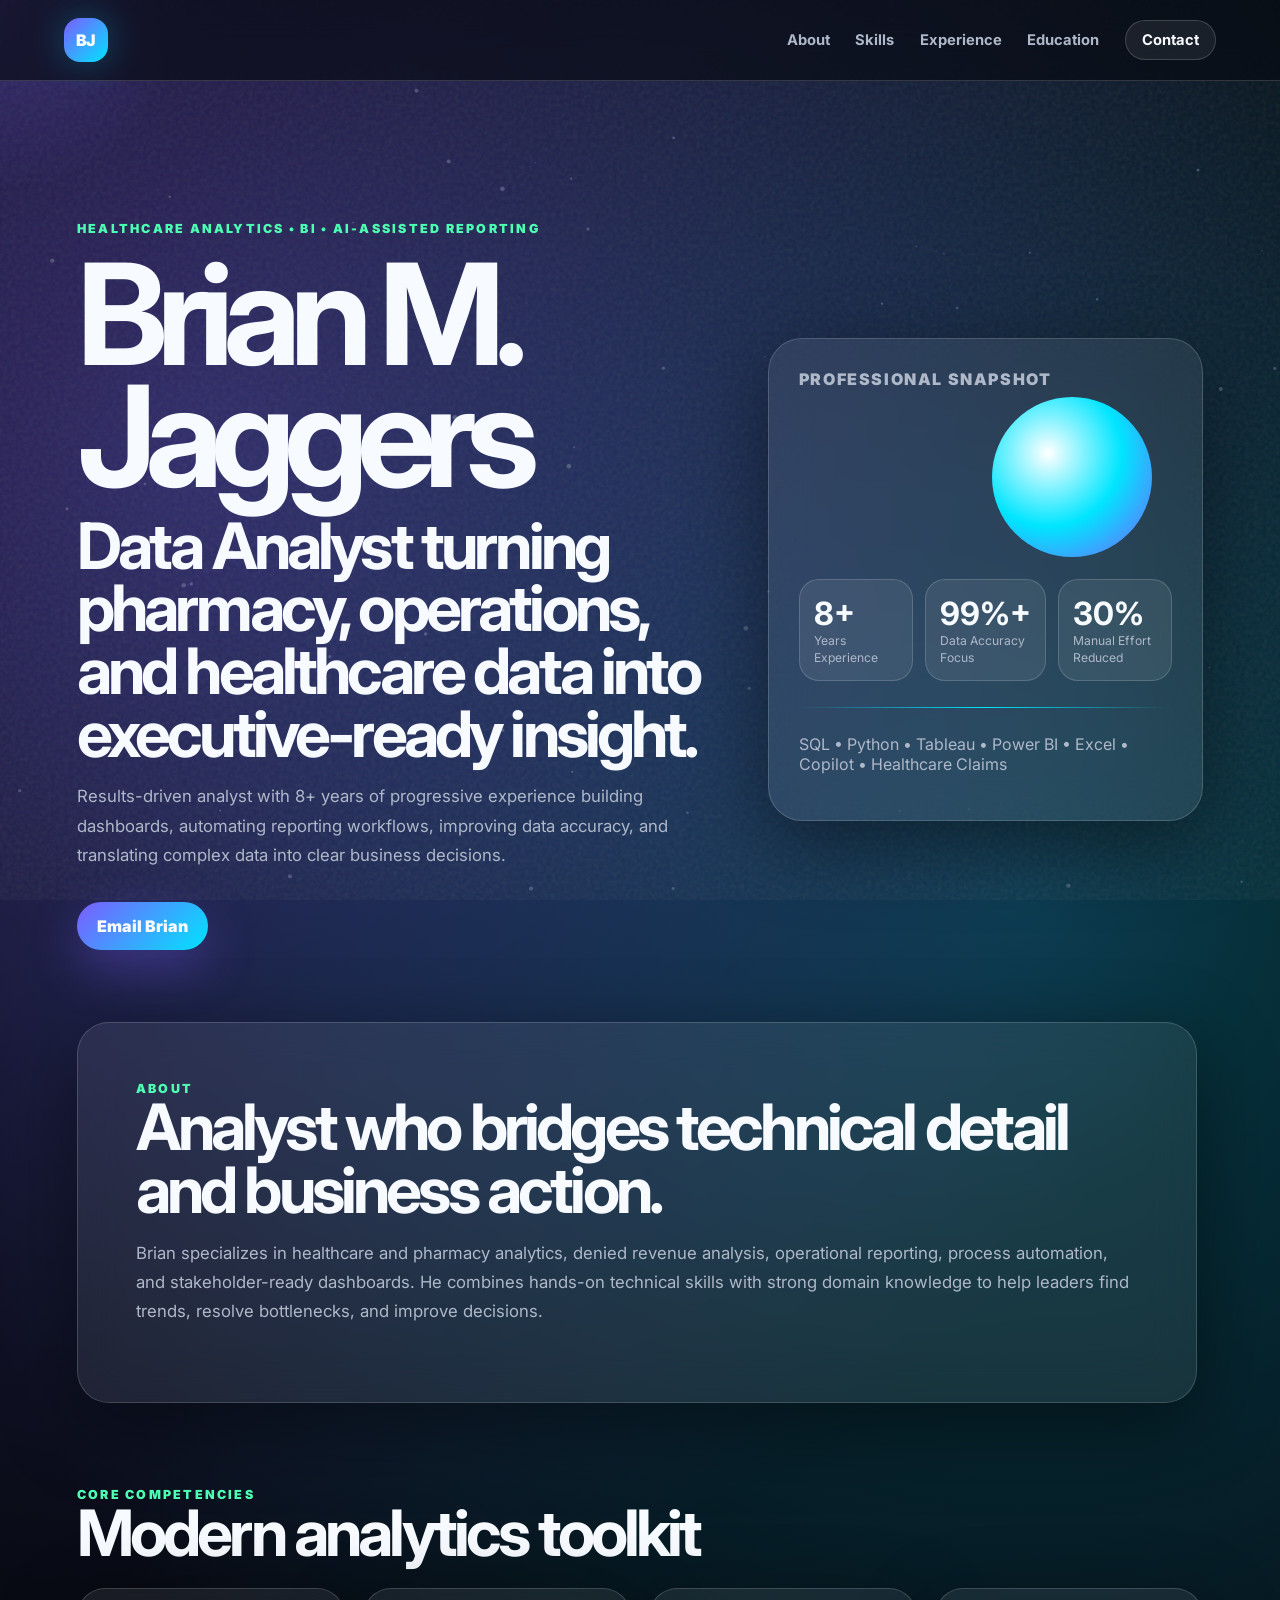
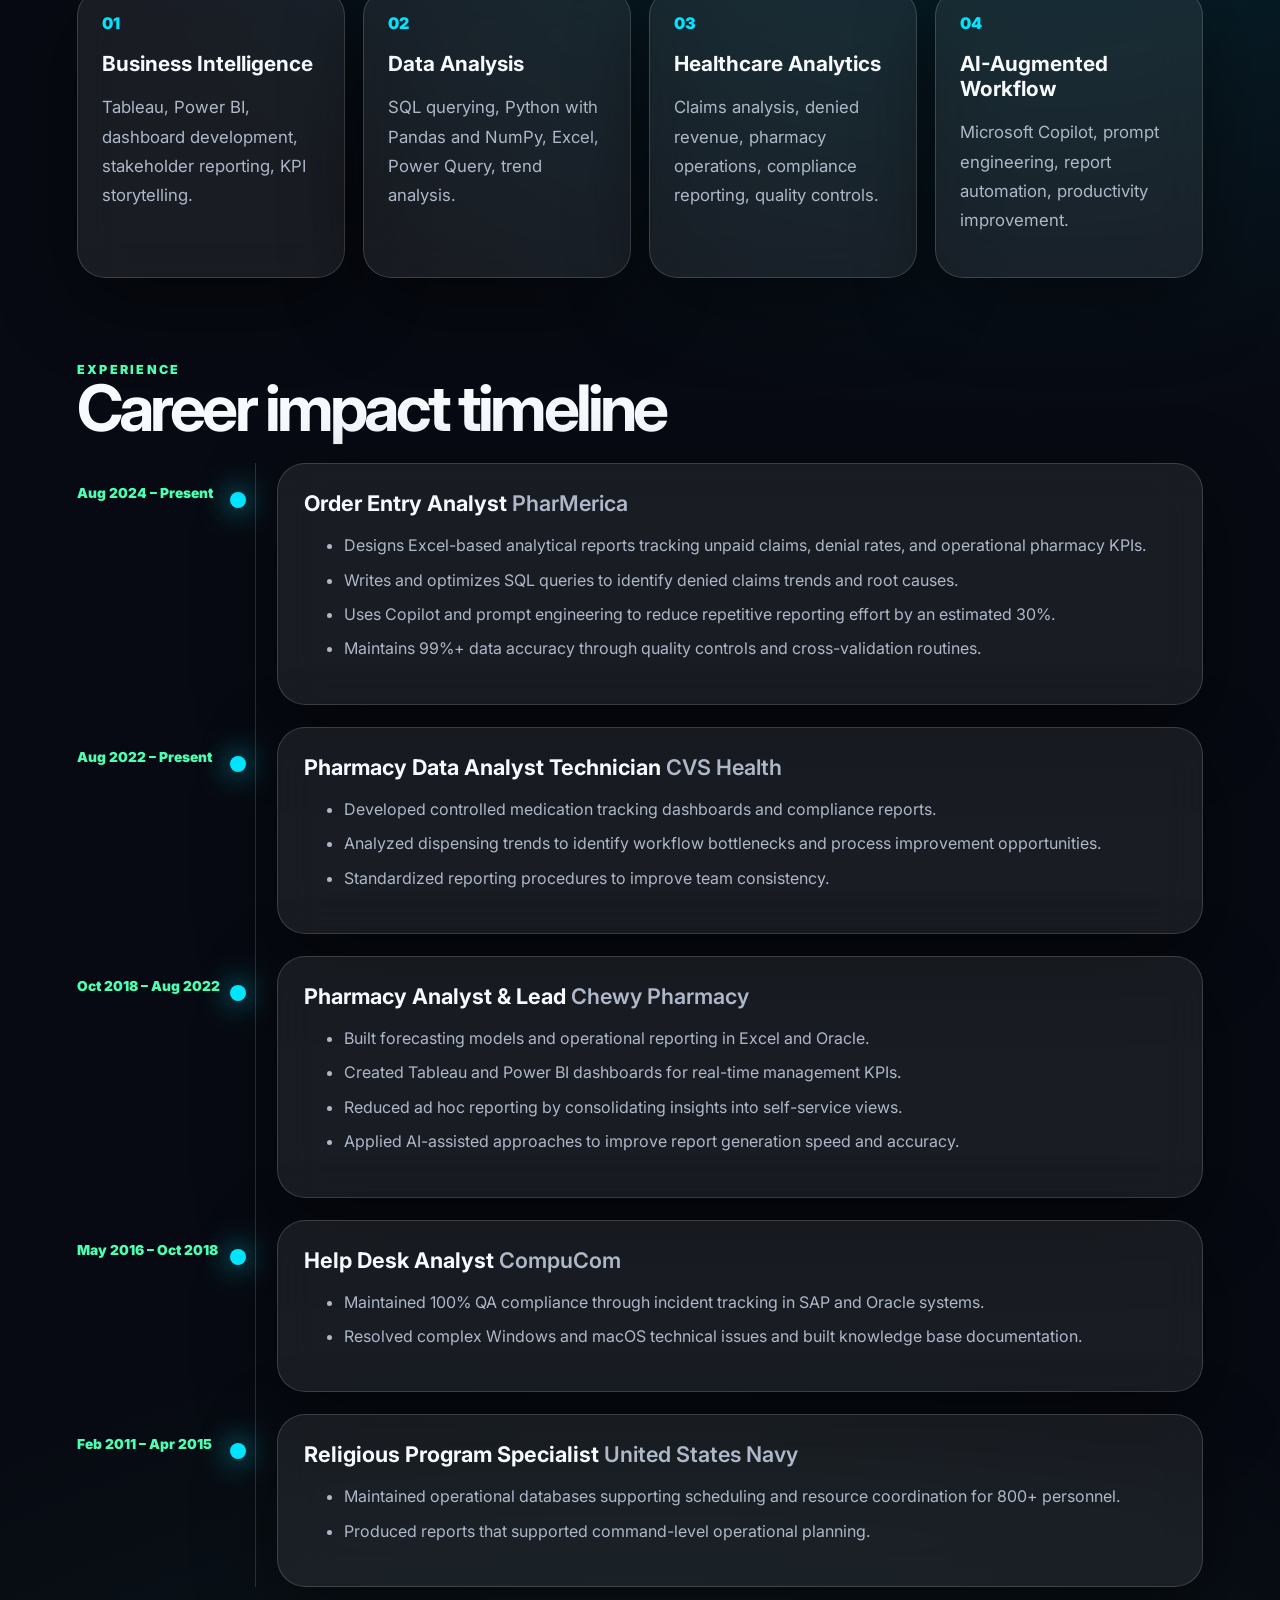
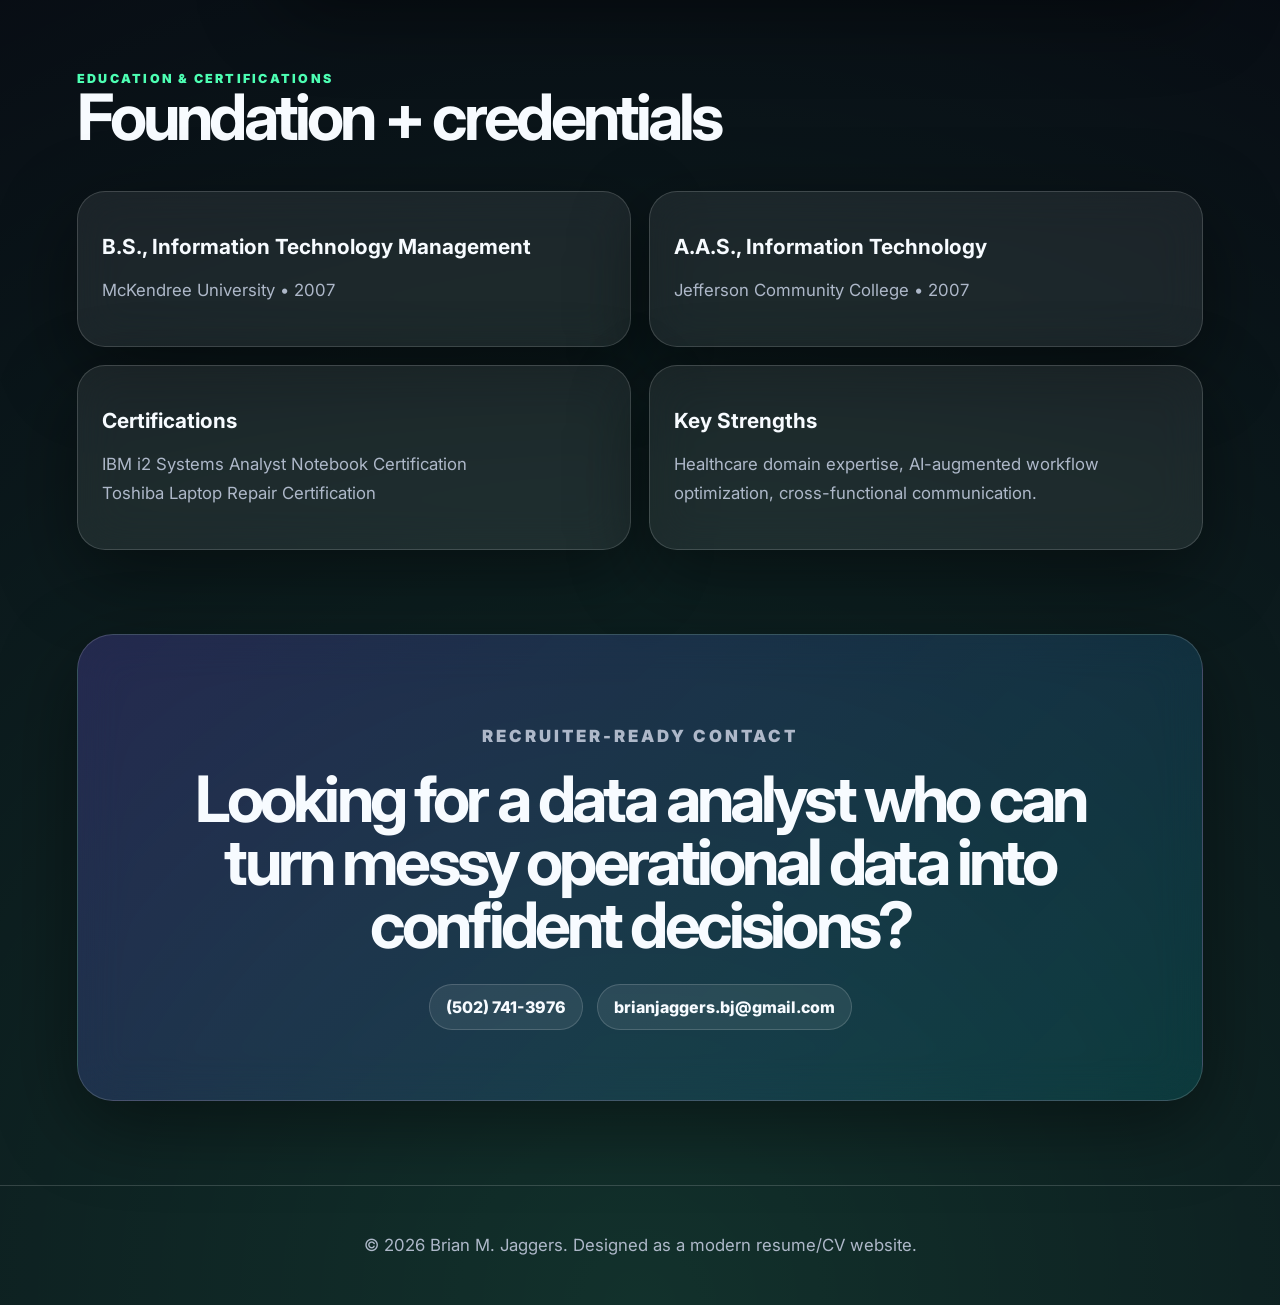
<file: index.html>
<!doctype html>
<html lang="en">
<head>
  <meta charset="UTF-8" />
  <meta name="viewport" content="width=device-width, initial-scale=1.0" />
  <meta name="description" content="Brian M. Jaggers — Data Analyst, Business Intelligence, and Healthcare Analytics portfolio resume website." />
  <title>Brian M. Jaggers | Data Analyst & BI Portfolio</title>
  <link rel="preconnect" href="https://fonts.googleapis.com">
  <link rel="preconnect" href="https://fonts.gstatic.com" crossorigin>
  <link href="https://fonts.googleapis.com/css2?family=Inter:wght@400;500;600;700;800;900&display=swap" rel="stylesheet">
  <link rel="stylesheet" href="styles.css" />
</head>
<body>
  <div class="cursor-glow" aria-hidden="true"></div>
  <div class="noise" aria-hidden="true"></div>
  <canvas id="particle-canvas" aria-hidden="true"></canvas>

  <header class="site-header">
    <a href="#top" class="brand" aria-label="Brian Jaggers home">
      <span>BJ</span>
    </a>
    <nav class="nav-links" aria-label="Primary navigation">
      <a href="#about">About</a>
      <a href="#skills">Skills</a>
      <a href="#experience">Experience</a>
      <a href="#education">Education</a>
      <a href="#contact" class="nav-cta">Contact</a>
    </nav>
  </header>

  <main id="top">
    <section class="hero section-grid">
      <div class="hero-copy reveal">
        <p class="eyebrow">Healthcare Analytics • BI • AI-Assisted Reporting</p>
        <h1>Brian M. Jaggers</h1>
        <h2>Data Analyst turning pharmacy, operations, and healthcare data into executive-ready insight.</h2>
        <p class="hero-text">
          Results-driven analyst with 8+ years of progressive experience building dashboards,
          automating reporting workflows, improving data accuracy, and translating complex data into clear business decisions.
        </p>
        <div class="hero-actions">
          <a href="mailto:brianjaggers.bj@gmail.com" class="btn primary">Email Brian</a>
        </div>
      </div>

      <aside class="hero-card reveal delay-1" aria-label="Professional snapshot">
        <div class="orb"></div>
        <div class="card-topline">Professional Snapshot</div>
        <div class="metric-row">
          <div><strong>8+</strong><span>Years Experience</span></div>
          <div><strong>99%+</strong><span>Data Accuracy Focus</span></div>
          <div><strong>30%</strong><span>Manual Effort Reduced</span></div>
        </div>
        <div class="scanline"></div>
        <p>SQL • Python • Tableau • Power BI • Excel • Copilot • Healthcare Claims</p>
      </aside>
    </section>

    <section id="about" class="panel reveal">
      <div class="section-label">About</div>
      <h2>Analyst who bridges technical detail and business action.</h2>
      <p>
        Brian specializes in healthcare and pharmacy analytics, denied revenue analysis, operational reporting,
        process automation, and stakeholder-ready dashboards. He combines hands-on technical skills with strong domain knowledge
        to help leaders find trends, resolve bottlenecks, and improve decisions.
      </p>
    </section>

    <section id="skills" class="section-block">
      <div class="section-heading reveal">
        <div class="section-label">Core Competencies</div>
        <h2>Modern analytics toolkit</h2>
      </div>
      <div class="skills-grid">
        <article class="skill-card reveal"><span>01</span><h3>Business Intelligence</h3><p>Tableau, Power BI, dashboard development, stakeholder reporting, KPI storytelling.</p></article>
        <article class="skill-card reveal"><span>02</span><h3>Data Analysis</h3><p>SQL querying, Python with Pandas and NumPy, Excel, Power Query, trend analysis.</p></article>
        <article class="skill-card reveal"><span>03</span><h3>Healthcare Analytics</h3><p>Claims analysis, denied revenue, pharmacy operations, compliance reporting, quality controls.</p></article>
        <article class="skill-card reveal"><span>04</span><h3>AI-Augmented Workflow</h3><p>Microsoft Copilot, prompt engineering, report automation, productivity improvement.</p></article>
      </div>
    </section>

    <section id="experience" class="section-block timeline-wrap">
      <div class="section-heading reveal">
        <div class="section-label">Experience</div>
        <h2>Career impact timeline</h2>
      </div>

      <div class="timeline">
        <article class="timeline-item reveal">
          <div class="timeline-date">Aug 2024 – Present</div>
          <div class="timeline-card">
            <h3>Order Entry Analyst <span>PharMerica</span></h3>
            <ul>
              <li>Designs Excel-based analytical reports tracking unpaid claims, denial rates, and operational pharmacy KPIs.</li>
              <li>Writes and optimizes SQL queries to identify denied claims trends and root causes.</li>
              <li>Uses Copilot and prompt engineering to reduce repetitive reporting effort by an estimated 30%.</li>
              <li>Maintains 99%+ data accuracy through quality controls and cross-validation routines.</li>
            </ul>
          </div>
        </article>

        <article class="timeline-item reveal">
          <div class="timeline-date">Aug 2022 – Present</div>
          <div class="timeline-card">
            <h3>Pharmacy Data Analyst Technician <span>CVS Health</span></h3>
            <ul>
              <li>Developed controlled medication tracking dashboards and compliance reports.</li>
              <li>Analyzed dispensing trends to identify workflow bottlenecks and process improvement opportunities.</li>
              <li>Standardized reporting procedures to improve team consistency.</li>
            </ul>
          </div>
        </article>

        <article class="timeline-item reveal">
          <div class="timeline-date">Oct 2018 – Aug 2022</div>
          <div class="timeline-card">
            <h3>Pharmacy Analyst & Lead <span>Chewy Pharmacy</span></h3>
            <ul>
              <li>Built forecasting models and operational reporting in Excel and Oracle.</li>
              <li>Created Tableau and Power BI dashboards for real-time management KPIs.</li>
              <li>Reduced ad hoc reporting by consolidating insights into self-service views.</li>
              <li>Applied AI-assisted approaches to improve report generation speed and accuracy.</li>
            </ul>
          </div>
        </article>

        <article class="timeline-item reveal">
          <div class="timeline-date">May 2016 – Oct 2018</div>
          <div class="timeline-card">
            <h3>Help Desk Analyst <span>CompuCom</span></h3>
            <ul>
              <li>Maintained 100% QA compliance through incident tracking in SAP and Oracle systems.</li>
              <li>Resolved complex Windows and macOS technical issues and built knowledge base documentation.</li>
            </ul>
          </div>
        </article>

        <article class="timeline-item reveal">
          <div class="timeline-date">Feb 2011 – Apr 2015</div>
          <div class="timeline-card">
            <h3>Religious Program Specialist <span>United States Navy</span></h3>
            <ul>
              <li>Maintained operational databases supporting scheduling and resource coordination for 800+ personnel.</li>
              <li>Produced reports that supported command-level operational planning.</li>
            </ul>
          </div>
        </article>
      </div>
    </section>

    <section id="education" class="section-block education-grid">
      <div class="section-heading reveal">
        <div class="section-label">Education & Certifications</div>
        <h2>Foundation + credentials</h2>
      </div>
      <article class="glass-card reveal"><h3>B.S., Information Technology Management</h3><p>McKendree University • 2007</p></article>
      <article class="glass-card reveal"><h3>A.A.S., Information Technology</h3><p>Jefferson Community College • 2007</p></article>
      <article class="glass-card reveal"><h3>Certifications</h3><p>IBM i2 Systems Analyst Notebook Certification<br>Toshiba Laptop Repair Certification</p></article>
      <article class="glass-card reveal"><h3>Key Strengths</h3><p>Healthcare domain expertise, AI-augmented workflow optimization, cross-functional communication.</p></article>
    </section>

    <section id="contact" class="contact-panel reveal">
      <p class="eyebrow">Recruiter-ready contact</p>
      <h2>Looking for a data analyst who can turn messy operational data into confident decisions?</h2>
      <div class="contact-links">
        <a href="tel:+15027413976">(502) 741-3976</a>
        <a href="mailto:brianjaggers.bj@gmail.com">brianjaggers.bj@gmail.com</a>
      </div>
    </section>
  </main>

  <footer>
    <p>© <span id="year"></span> Brian M. Jaggers. Designed as a modern resume/CV website.</p>
  </footer>

  <script src="script.js"></script>
</body>
</html>
</file>
<file: styles.css>
:root {
  --bg: #070a12;
  --panel: rgba(255, 255, 255, 0.075);
  --panel-strong: rgba(255, 255, 255, 0.12);
  --text: #f7fbff;
  --muted: #aeb8c9;
  --accent: #7c5cff;
  --accent-2: #00e5ff;
  --accent-3: #4dffb3;
  --line: rgba(255,255,255,0.16);
  --shadow: 0 24px 80px rgba(0,0,0,0.45);
}

* { box-sizing: border-box; }
html { scroll-behavior: smooth; }
body {
  margin: 0;
  font-family: Inter, system-ui, -apple-system, BlinkMacSystemFont, "Segoe UI", sans-serif;
  background:
    radial-gradient(circle at 15% 10%, rgba(124,92,255,0.35), transparent 28%),
    radial-gradient(circle at 80% 20%, rgba(0,229,255,0.22), transparent 30%),
    radial-gradient(circle at 50% 100%, rgba(77,255,179,0.16), transparent 35%),
    var(--bg);
  color: var(--text);
  overflow-x: hidden;
}

.noise {
  pointer-events: none;
  position: fixed;
  inset: 0;
  opacity: 0.09;
  z-index: 1;
  background-image: url("data:image/svg+xml,%3Csvg viewBox='0 0 256 256' xmlns='http://www.w3.org/2000/svg'%3E%3Cfilter id='noiseFilter'%3E%3CfeTurbulence type='fractalNoise' baseFrequency='0.8' numOctaves='3' stitchTiles='stitch'/%3E%3C/filter%3E%3Crect width='100%25' height='100%25' filter='url(%23noiseFilter)'/%3E%3C/svg%3E");
}

#particle-canvas { position: fixed; inset: 0; width: 100%; height: 100%; z-index: 0; opacity: 0.7; }
.cursor-glow {
  width: 420px; height: 420px; border-radius: 50%;
  background: radial-gradient(circle, rgba(124,92,255,0.24), transparent 65%);
  position: fixed; left: 0; top: 0; transform: translate(-50%, -50%);
  z-index: 0; pointer-events: none; transition: opacity 0.2s ease;
}

.site-header {
  position: sticky; top: 0; z-index: 10;
  display: flex; justify-content: space-between; align-items: center;
  padding: 18px clamp(18px, 5vw, 72px);
  backdrop-filter: blur(18px);
  background: rgba(7, 10, 18, 0.65);
  border-bottom: 1px solid var(--line);
}
.brand { text-decoration: none; color: var(--text); font-weight: 900; letter-spacing: -0.06em; }
.brand span { display: grid; place-items: center; width: 44px; height: 44px; border-radius: 16px; background: linear-gradient(135deg, var(--accent), var(--accent-2)); box-shadow: 0 0 38px rgba(0,229,255,0.28); }
.nav-links { display: flex; align-items: center; gap: clamp(12px, 2vw, 26px); }
.nav-links a { color: var(--muted); text-decoration: none; font-weight: 700; font-size: 0.92rem; }
.nav-links a:hover { color: var(--text); }
.nav-cta { color: var(--text)!important; padding: 10px 16px; border: 1px solid var(--line); border-radius: 999px; background: rgba(255,255,255,0.07); }

main, footer { position: relative; z-index: 2; }
.section-grid { display: grid; grid-template-columns: minmax(0, 1.2fr) minmax(320px, 0.8fr); gap: 38px; align-items: center; }
.hero { min-height: 88vh; padding: clamp(72px, 10vw, 130px) clamp(20px, 6vw, 88px) 72px; }
.eyebrow, .section-label { color: var(--accent-3); text-transform: uppercase; letter-spacing: 0.18em; font-weight: 900; font-size: 0.78rem; }
h1 { font-size: clamp(3.4rem, 11vw, 8.8rem); line-height: 0.86; margin: 18px 0; letter-spacing: -0.08em; }
.hero h2, .panel h2, .section-heading h2, .contact-panel h2 { font-size: clamp(2rem, 5vw, 4.3rem); line-height: 0.98; letter-spacing: -0.06em; margin: 0; }
.hero-text, .panel p, .skill-card p, .glass-card p, .contact-panel p, footer p { color: var(--muted); font-size: 1.05rem; line-height: 1.75; }
.hero-actions { display: flex; flex-wrap: wrap; gap: 14px; margin-top: 32px; }
.btn { text-decoration: none; color: var(--text); padding: 14px 20px; border-radius: 999px; font-weight: 900; border: 1px solid var(--line); }
.btn.primary { background: linear-gradient(135deg, var(--accent), var(--accent-2)); border: none; box-shadow: 0 18px 48px rgba(124,92,255,0.35); }
.btn.ghost { background: rgba(255,255,255,0.07); }

.hero-card, .panel, .skill-card, .timeline-card, .glass-card, .contact-panel {
  border: 1px solid var(--line); background: var(--panel); backdrop-filter: blur(22px); box-shadow: var(--shadow);
}
.hero-card { position: relative; min-height: 430px; border-radius: 34px; padding: 30px; overflow: hidden; transform-style: preserve-3d; }
.orb { position: absolute; inset: 58px 50px auto auto; width: 160px; height: 160px; border-radius: 50%; background: radial-gradient(circle at 35% 35%, #fff, var(--accent-2), var(--accent)); filter: blur(0.2px); animation: float 5s ease-in-out infinite; }
.card-topline { position: relative; z-index: 2; color: var(--muted); font-weight: 900; letter-spacing: .1em; text-transform: uppercase; }
.metric-row { position: relative; z-index: 2; display: grid; grid-template-columns: repeat(3,1fr); gap: 12px; margin-top: 190px; }
.metric-row div { padding: 14px; border-radius: 20px; background: rgba(255,255,255,.08); border: 1px solid var(--line); }
.metric-row strong { display: block; font-size: 2rem; }
.metric-row span { display: block; color: var(--muted); font-size: .76rem; line-height: 1.35; }
.scanline { height: 1px; margin: 26px 0; background: linear-gradient(90deg, transparent, var(--accent-2), transparent); animation: scan 2.8s linear infinite; }
.hero-card p { position: relative; z-index: 2; color: var(--muted); }

.panel, .section-block, .contact-panel { margin: 0 clamp(20px, 6vw, 88px) 84px; }
.panel { border-radius: 32px; padding: clamp(26px, 5vw, 58px); max-width: 1120px; }
.section-heading { margin-bottom: 24px; }
.skills-grid { display: grid; grid-template-columns: repeat(4, 1fr); gap: 18px; }
.skill-card, .glass-card { border-radius: 28px; padding: 24px; transition: transform .35s ease, background .35s ease, border-color .35s ease; }
.skill-card:hover, .glass-card:hover { transform: translateY(-8px); background: var(--panel-strong); border-color: rgba(0,229,255,.55); }
.skill-card span { color: var(--accent-2); font-weight: 900; }
.skill-card h3, .glass-card h3 { font-size: 1.3rem; margin: 18px 0 10px; }

.timeline { position: relative; display: grid; gap: 22px; }
.timeline:before { content: ""; position: absolute; left: 178px; top: 0; bottom: 0; width: 1px; background: var(--line); }
.timeline-item { display: grid; grid-template-columns: 160px minmax(0, 1fr); gap: 40px; align-items: start; }
.timeline-date { color: var(--accent-3); font-weight: 900; font-size: .86rem; padding-top: 22px; }
.timeline-card { border-radius: 28px; padding: 26px; position: relative; }
.timeline-card:before { content: ""; position: absolute; left: -48px; top: 28px; width: 16px; height: 16px; border-radius: 50%; background: var(--accent-2); box-shadow: 0 0 28px var(--accent-2); }
.timeline-card h3 { margin: 0 0 14px; font-size: 1.35rem; }
.timeline-card h3 span { color: var(--muted); font-weight: 600; }
.timeline-card li { color: var(--muted); line-height: 1.65; margin-bottom: 8px; }
.education-grid { display: grid; grid-template-columns: repeat(2, 1fr); gap: 18px; }
.education-grid .section-heading { grid-column: 1 / -1; }
.contact-panel { border-radius: 36px; padding: clamp(28px, 6vw, 70px); text-align: center; background: linear-gradient(135deg, rgba(124,92,255,.22), rgba(0,229,255,.12)); }
.contact-links { display: flex; justify-content: center; flex-wrap: wrap; gap: 14px; margin-top: 28px; }
.contact-links a { color: var(--text); text-decoration: none; border: 1px solid var(--line); border-radius: 999px; padding: 12px 16px; background: rgba(255,255,255,.08); font-weight: 800; }
footer { padding: 28px; text-align: center; border-top: 1px solid var(--line); }

.reveal { opacity: 0; transform: translateY(28px); transition: opacity .8s ease, transform .8s ease; }
.reveal.visible { opacity: 1; transform: translateY(0); }
.delay-1 { transition-delay: .16s; }
@keyframes float { 0%,100% { transform: translateY(0) rotate(0deg); } 50% { transform: translateY(-18px) rotate(10deg); } }
@keyframes scan { from { transform: translateX(-35%); opacity: .35; } 50% { opacity: 1; } to { transform: translateX(35%); opacity: .35; } }

@media (max-width: 980px) {
  .section-grid, .skills-grid, .education-grid { grid-template-columns: 1fr; }
  .nav-links { display: none; }
  .hero { min-height: auto; }
  .timeline:before { left: 8px; }
  .timeline-item { grid-template-columns: 1fr; gap: 10px; padding-left: 36px; }
  .timeline-card:before { left: -36px; }
  .metric-row { grid-template-columns: 1fr; margin-top: 170px; }
}
</file>
